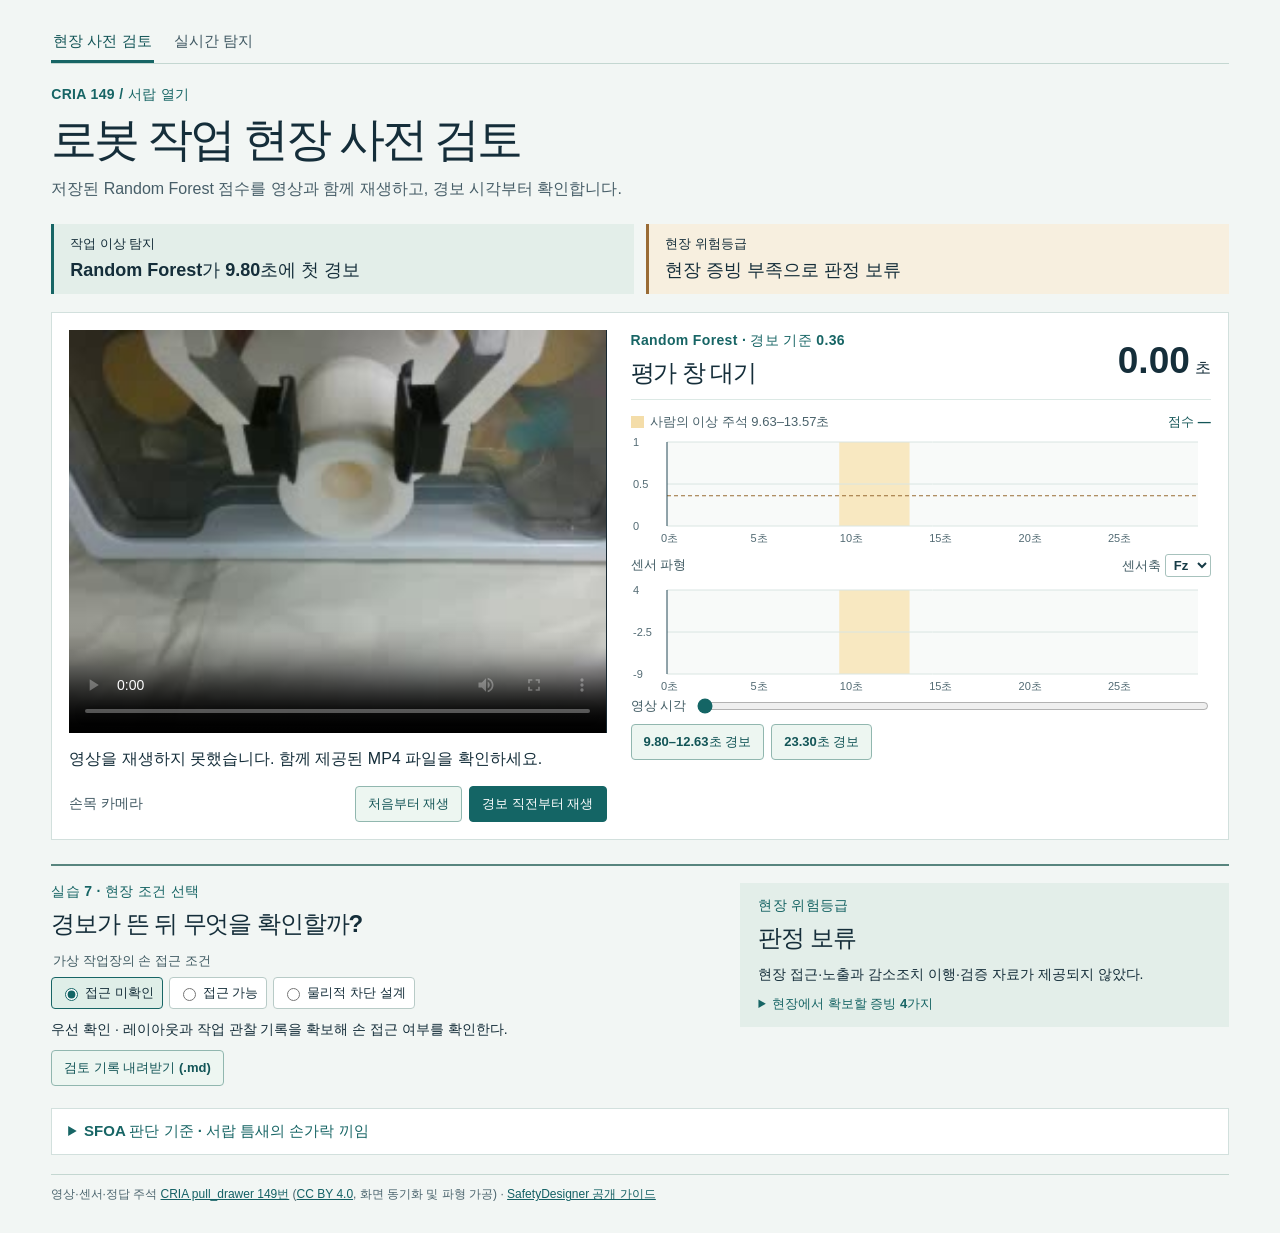
<file: index.html>
<!doctype html>
<html lang="ko">
<head>
  <meta charset="utf-8">
  <meta name="viewport" content="width=device-width, initial-scale=1">
  <meta name="description" content="CRIA 149번 작업 영상과 힘·토크를 대조하고 현장 사전 검토를 기록하는 데모.">
  <title>CRIA 149 · 로봇 작업 현장 사전 검토</title>
  <link rel="stylesheet" href="style.css">
  <script defer src="episode.js"></script>
  <script defer src="chart.js"></script>
  <script defer src="review.js"></script>
</head>
<body>
  <main>
    <nav class="page-tabs" aria-label="CRIA 분석 메뉴">
      <a href="index.html" aria-current="page">현장 사전 검토</a>
      <a href="live.html">실시간 탐지</a>
    </nav>
    <header>
      <p class="context">CRIA 149 / 서랍 열기</p>
      <h1>로봇 작업 현장 사전 검토</h1>
      <p class="lead">저장된 Random Forest 점수를 영상과 함께 재생하고, 경보 시각부터 확인합니다.</p>
    </header>

    <dl class="result-summary" aria-label="CRIA 149번 결과 요약">
      <div>
        <dt>작업 이상 탐지</dt>
        <dd>Random Forest가 9.80초에 첫 경보</dd>
      </div>
      <div>
        <dt>현장 위험등급</dt>
        <dd>현장 증빙 부족으로 판정 보류</dd>
      </div>
    </dl>

    <section class="evidence" aria-label="영상 및 센서 기록">
      <div class="camera">
        <video id="video" controls playsinline preload="auto" poster="poster.jpg" aria-label="CRIA 149번 손목 카메라">
          <source src="episode-149.mp4" type="video/mp4">
        </video>
        <p id="media-error" role="alert" hidden>영상을 재생하지 못했습니다. 함께 제공된 MP4 파일을 확인하세요.</p>
        <div class="camera-caption">
          <span>손목 카메라</span>
          <div class="playback">
            <button type="button" id="play">처음부터 재생</button>
            <button type="button" id="alert-play">경보 직전부터 재생</button>
          </div>
        </div>
      </div>
      <div class="signals">
        <div class="readout">
          <div>
            <p class="context">Random Forest · 경보 기준 0.36</p>
            <h2 id="status" aria-live="polite">데이터 대기</h2>
          </div>
          <div class="time"><strong id="clock">0.00</strong><span>초</span></div>
        </div>
        <div class="legend"><span class="swatch"></span> 사람의 이상 주석 9.63–13.57초 <span id="value"></span></div>
        <canvas id="score" role="img" aria-label="저장 점수와 경보 기준, 사람의 이상 주석 그래프"></canvas>
        <div class="chart-head">
          <span>센서 파형</span>
          <label>센서축 <select id="axis" aria-label="센서축"></select></label>
        </div>
        <canvas id="wave" role="img" aria-label="영상과 같은 시각의 센서 파형"></canvas>
        <label class="scrub">영상 시각 <input type="range" id="timeline" min="0" max="29.7" value="0" step="0.01"></label>
        <div id="alerts" class="bookmarks" aria-label="경보 시각 바로가기"></div>
      </div>
    </section>

    <section class="review" aria-labelledby="review-title">
      <div>
        <p class="context">실습 7 · 현장 조건 선택</p>
        <h2 id="review-title">경보가 뜬 뒤 무엇을 확인할까?</h2>
        <fieldset>
          <legend>가상 작업장의 손 접근 조건</legend>
          <label><input type="radio" name="condition" value="unknown" checked> 접근 미확인</label>
          <label><input type="radio" name="condition" value="reachable"> 접근 가능</label>
          <label><input type="radio" name="condition" value="separation_planned"> 물리적 차단 설계</label>
        </fieldset>
        <p class="first-check" id="first-check" aria-live="polite"></p>
        <button type="button" id="download">검토 기록 내려받기 (.md)</button>
      </div>
      <div class="risk">
        <p class="context">현장 위험등급</p>
        <h2 id="risk-grade">판정 보류</h2>
        <p id="risk-reason"></p>
        <details>
          <summary>현장에서 확보할 증빙 4가지</summary>
          <dl id="evidence-list"></dl>
        </details>
      </div>
    </section>

    <details class="sfoa-criteria" id="sfoa">
      <summary>SFOA 판단 기준 · 서랍 틈새의 손가락 끼임</summary>
      <p>CRIA 149번의 9.80초 경보를 출발점으로, 아래 네 항목을 확인합니다.</p>
      <dl>
        <dt>S · 상해 심각도</dt>
        <dd>끼임 위치와 센서 변화를 참고합니다. 손가락에 실제로 가해질 힘과 예상 부상은 현장에서 확인합니다.</dd>
        <dt>F · 노출 빈도와 시간</dt>
        <dd>걸림 해소와 정비 중 작업자가 틈새에 접근하는 횟수와 시간을 작업 기록에서 확인합니다.</dd>
        <dt>O · 위험 사건 발생 가능성</dt>
        <dd>손이 들어간 상태에서 서랍이 움직이거나 로봇이 다시 움직일 수 있는지 확인합니다.</dd>
        <dt>A · 상해 회피·감소 가능성</dt>
        <dd>손을 빼낼 공간과 시간을 확인합니다. 접근 시 정지를 채택했다면 정지 시간과 거리를 측정합니다.</dd>
      </dl>
      <p><strong>RI 등급 경계</strong> · 1–2 저위험 · 3–4 중위험 · 5–6 고위험</p>
      <p><strong>149번 최종 RI</strong> · 판정 보류. 작업자 노출과 방호조치 검증 자료가 필요합니다.</p>
      <p><a href="https://doc.safetics.io/docs/ra-est-eval/">출처 · 세이프틱스 SafetyDesigner 공개 가이드 4단계</a></p>
    </details>

    <footer>
      영상·센서·정답 주석 <a href="https://huggingface.co/datasets/Joringell/CRIA/tree/main/articulated/pull_drawer">CRIA pull_drawer 149번</a>
      (<a href="https://creativecommons.org/licenses/by/4.0/">CC BY 4.0</a>, 화면 동기화 및 파형 가공)
      · <a href="https://doc.safetics.io/docs/ra-est-eval/">SafetyDesigner 공개 가이드</a>
    </footer>
  </main>
</body>
</html>
</file>
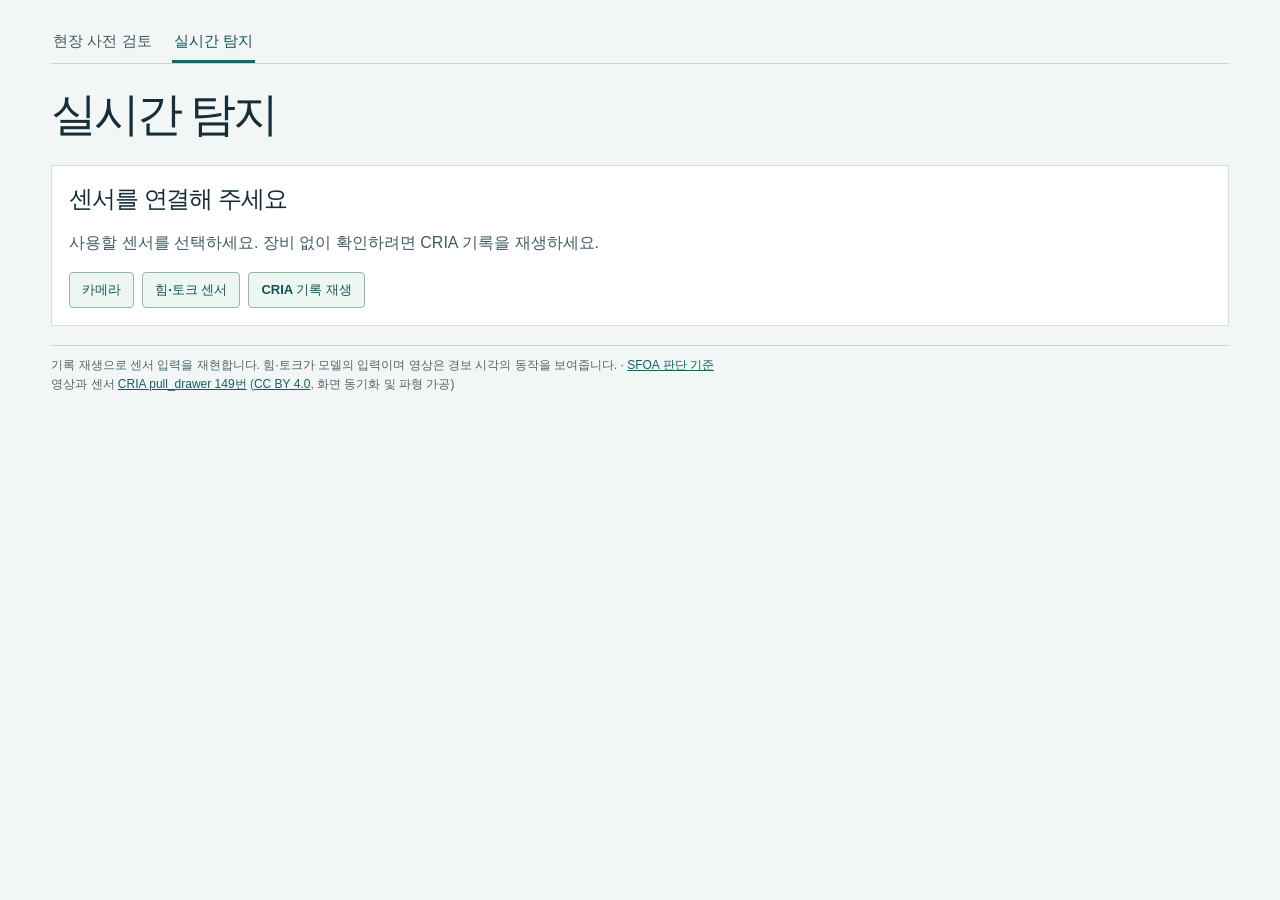
<file: live.html>
<!doctype html>
<html lang="ko">
<head>
  <meta charset="utf-8">
  <meta name="viewport" content="width=device-width, initial-scale=1">
  <meta name="description" content="CRIA 영상의 재생 시각에 맞춰 힘·토크 샘플에서 이상 점수를 계산하는 데모.">
  <title>CRIA 149 · 실시간 탐지</title>
  <link rel="stylesheet" href="style.css">
  <script defer src="live-model.js"></script>
  <script defer src="live-sensor.js"></script>
  <script defer src="chart.js"></script>
  <script defer src="live-inference.js"></script>
  <script defer src="live.js"></script>
  <script defer src="input-source.js"></script>
</head>
<body>
  <main>
    <nav class="page-tabs" aria-label="CRIA 분석 메뉴">
      <a href="index.html">현장 사전 검토</a>
      <a href="live.html" aria-current="page">실시간 탐지</a>
    </nav>
    <header>
      <h1>실시간 탐지</h1>
    </header>
    <section class="input-source" aria-labelledby="source-title">
      <h2 id="source-title">센서를 연결해 주세요</h2>
      <p>사용할 센서를 선택하세요. 장비 없이 확인하려면 CRIA 기록을 재생하세요.</p>
      <div class="source-options" role="group" aria-label="입력 선택">
        <button type="button" data-source="camera" aria-pressed="false" aria-controls="camera-input">카메라</button>
        <button type="button" data-source="force" aria-pressed="false" aria-controls="force-input">힘·토크 센서</button>
        <button type="button" data-source="replay" aria-pressed="false" aria-controls="replay-input">CRIA 기록 재생</button>
      </div>
    </section>
    <section class="input-panel" id="camera-input" aria-labelledby="camera-input-title" hidden>
      <h2 id="camera-input-title">카메라 연결</h2>
      <p>브라우저에서 권한을 허용하면 카메라 영상을 미리 볼 수 있습니다.</p>
      <div class="playback">
        <button type="button" id="camera-connect">카메라 연결</button>
        <button type="button" id="camera-disconnect" hidden>연결 해제</button>
      </div>
      <p id="camera-message" role="status"></p>
      <video class="camera-preview" id="camera-preview" muted playsinline autoplay aria-label="연결한 카메라 미리보기" hidden></video>
    </section>
    <section class="input-panel" id="force-input" aria-labelledby="force-input-title" hidden>
      <h2 id="force-input-title">힘·토크 센서 연결</h2>
      <p><strong>기기 연결 설정 필요</strong> · 로봇이나 센서의 데이터 출력 방식에 맞춰 연결해야 합니다.</p>
      <dl class="force-fields">
        <dt>힘 (N)</dt><dd>Fx, Fy, Fz</dd>
        <dt>토크 (N·m)</dt><dd>Tx, Ty, Tz</dd>
        <dt>시간</dt><dd>센서 샘플 시각 · 카메라와 함께 쓸 때 영상과 맞추는 데 사용</dd>
      </dl>
      <p>장비 없이 모델 동작을 확인하려면 <strong>CRIA 기록 재생</strong>을 선택하세요.</p>
    </section>
    <div id="replay-input" hidden>
    <p class="lead replay-intro">CRIA 149번의 영상과 기록된 힘·토크를 같은 시각에 재생합니다. 최근 약 1초의 센서값으로 이상 점수를 새로 계산합니다.</p>
    <section class="evidence" aria-label="영상 및 실시간 센서 분석">
      <div class="camera">
        <video id="video" controls playsinline preload="auto" poster="poster.jpg" aria-label="CRIA 149번 손목 카메라">
          <source src="episode-149.mp4" type="video/mp4">
        </video>
        <p id="media-error" role="alert" hidden>영상을 재생하지 못했습니다. 함께 제공된 MP4 파일을 확인하세요.</p>
        <div class="camera-caption">
          <span>손목 카메라</span>
          <div class="playback">
            <button type="button" id="live-reset">처음으로</button>
            <button type="button" id="live-play">분석 시작</button>
          </div>
        </div>
      </div>
      <div class="signals">
        <div class="readout">
          <div>
            <p class="context">Random Forest · 경보 기준 <span id="threshold">—</span></p>
            <h2 id="status" aria-live="polite">센서 데이터 대기</h2>
          </div>
          <div class="time"><strong id="clock">0.00</strong><span>초</span></div>
        </div>
        <div class="legend">이번 재생에서 계산한 점수 <span id="value">—</span></div>
        <canvas id="score" role="img" aria-label="실시간 이상 점수와 경보 기준 그래프"></canvas>
        <div class="chart-head">
          <span>센서 파형</span>
          <label>센서축 <select id="axis" aria-label="센서축"></select></label>
        </div>
        <canvas id="wave" role="img" aria-label="영상과 같은 시각까지 받은 센서 파형"></canvas>
        <div class="analysis-summary">
          <span>수신 프레임 <strong id="frame-count">0</strong></span>
          <span>점수를 계산한 구간 <strong id="score-count">0</strong></span>
        </div>
      </div>
    </section>
    <section class="live-review" aria-labelledby="alerts-title">
      <h2 id="alerts-title">이번 재생에서 뜬 경보</h2>
      <p id="no-alerts">경보가 뜨면 해당 시각이 여기에 표시됩니다.</p>
      <ol id="live-alerts" class="alerts-list"></ol>
    </section>
    </div>
    <footer>
      기록 재생으로 센서 입력을 재현합니다. 힘·토크가 모델의 입력이며 영상은 경보 시각의 동작을 보여줍니다.
      · <a href="index.html#sfoa">SFOA 판단 기준</a>
      <br>영상과 센서 <a href="https://huggingface.co/datasets/Joringell/CRIA/tree/main/articulated/pull_drawer">CRIA pull_drawer 149번</a>
      (<a href="https://creativecommons.org/licenses/by/4.0/">CC BY 4.0</a>, 화면 동기화 및 파형 가공)
    </footer>
  </main>
</body>
</html>
</file>
<file: style.css>
:root {
  color: #152e3a;
  background: #f2f6f4;
  font-family: "Malgun Gothic", "Apple SD Gothic Neo", sans-serif;
  font-synthesis: none;
}
* { box-sizing: border-box; }
[hidden] { display: none !important; }
body { margin: 0; }
main { max-width: 1312px; margin: 0 auto; padding: 32px clamp(16px, 4vw, 58px) 28px; }
header { margin-bottom: 23px; }
.context { color: #176565; font-weight: 700; letter-spacing: .025em; font-size: 14px; margin: 0 0 7px; }
h1 { margin: 0; font-size: clamp(29px, 4vw, 46px); letter-spacing: -.065em; line-height: 1.22; }
.lead { color: #475e68; margin: 10px 0 0; line-height: 1.5; }
.input-source, .input-panel { background: #fff; border: 1px solid #d2e0dd; padding: 17px; }
.input-source p, .input-panel p { color: #405b63; line-height: 1.55; }
.input-panel, .replay-intro { margin-top: 17px; }
.replay-intro { margin-bottom: 13px; }
.source-options { display: flex; gap: 8px; flex-wrap: wrap; }
.source-options button[aria-pressed="true"] { background: #146565; color: #fff; border-color: #146565; }
.camera-preview { width: min(100%, 680px); }
.force-fields { display: grid; grid-template-columns: max-content 1fr; gap: 7px 18px; }
.force-fields dt { margin: 0; }
.result-summary { display: grid; grid-template-columns: repeat(2, minmax(0, 1fr)); gap: 12px; margin: 0 0 18px; }
.result-summary > div { padding: 11px 16px; background: #e3eee9; border-left: 3px solid #176565; }
.result-summary > div + div { background: #f7efdf; border-left-color: #996b35; }
.result-summary dt { margin: 0 0 3px; font-size: 13px; }
.result-summary dd { font-size: 18px; font-weight: 700; }
.page-tabs { display: flex; gap: 18px; margin: 0 0 22px; border-bottom: 1px solid #c4d7d1; }
.page-tabs a { padding: 0 2px 9px; color: #415963; text-decoration: none; font-weight: 700; font-size: 15px; }
.page-tabs a[aria-current="page"], .page-tabs a:hover { color: #135557; border-bottom: 3px solid #176565; }
.analysis-summary { display: flex; gap: 8px 18px; flex-wrap: wrap; margin: 11px 0 0; font-size: 13px; color: #405b63; }
.alerts-list { list-style: none; display: flex; flex-wrap: wrap; gap: 8px; margin: 9px 0 0; padding: 0; }
.alerts-list button { background: #f7ebe6; color: #8a3326; border-color: #d3aa9d; }
.live-review { margin-top: 24px; border-top: 2px solid #58857e; padding: 16px 0 0; }
.live-review p { color: #405b63; }
#live-play { background: #146565; color: #fff; border-color: #146565; }
#live-play:hover { background: #0c4b4b; }
.evidence { display: grid; grid-template-columns: minmax(0, 1fr) minmax(0, 1.08fr); gap: 24px; background: #fff; border: 1px solid #d2e0dd; padding: 17px; }
.camera { min-width: 0; }
video { width: 100%; aspect-ratio: 4 / 3; object-fit: contain; display: block; background: #172832; }
.camera-caption { display: flex; align-items: center; justify-content: space-between; gap: 10px; flex-wrap: wrap; margin-top: 13px; }
.camera-caption > span { color: #415963; font-weight: 700; font-size: 14px; }
.playback, .bookmarks { display: flex; gap: 7px; flex-wrap: wrap; }
button, select { font: inherit; }
button { padding: 8px 12px; border: 1px solid #91b7af; background: #edf6f1; color: #135557; border-radius: 4px; cursor: pointer; font-size: 13px; font-weight: 700; }
button:hover, button:focus-visible { background: #dceddf; }
#alert-play { background: #146565; color: #fff; border-color: #146565; }
#alert-play:hover { background: #0c4b4b; }
.signals { min-width: 0; display: flex; flex-direction: column; }
.readout { display: flex; justify-content: space-between; align-items: center; min-height: 69px; border-bottom: 1px solid #dce9e5; padding: 2px 0 10px; gap: 10px; }
h2 { font-size: 24px; margin: 0; line-height: 1.32; letter-spacing: -.045em; }
#status.active { color: #9e3727; }
.time { white-space: nowrap; font-variant-numeric: tabular-nums; gap: 5px; display: flex; align-items: baseline;}
.time strong { font-size: 37px; line-height: 1; }
.legend { display: flex; align-items: center; flex-wrap: wrap; gap: 6px; font-size: 13px; color: #4a626b; margin-top: 13px; }
#value { margin-left: auto; color: #135557; font-weight: 700; }
.swatch { background: #f4dda9; width: 13px; height: 12px; }
canvas { display: block; width: 100%; height: 117px; }
.chart-head { display: flex; align-items: center; justify-content: space-between; margin: 6px 0 2px; font-size: 13px; color: #405b63; font-weight: 700; }
select { border: 1px solid #a7c2bd; padding: 2px 4px; background: white; color: #163b46; border-radius: 3px; }
.scrub { display: flex; align-items: center; gap: 9px; font-size: 13px; color: #405b63; white-space: nowrap; }
.scrub input { width: 100%; accent-color: #146565; }
.bookmarks { margin-top: 8px; }
.review { margin-top: 24px; display: grid; grid-template-columns: 1.35fr 1fr; gap: 30px; border-top: 2px solid #58857e; padding: 17px 0 0; }
fieldset { border: 0; padding: 0; margin: 12px 0 0; display: flex; flex-wrap: wrap; gap: 6px; }
legend { font-size: 13px; color: #405b63; margin-bottom: 7px; }
fieldset label { font-size: 13px; background: #fff; border: 1px solid #b8cbc7; border-radius: 4px; padding: 6px 8px; display: flex; align-items: center; gap: 4px; cursor: pointer; }
fieldset label:has(:checked) { border-color: #176565; background: #dfeee8; font-weight: 700; }
fieldset input { accent-color: #146565; }
.first-check, #risk-reason { font-size: 14px; margin: 10px 0; line-height: 1.55; }
.risk { background: #e3eee9; padding: 14px 18px; align-self: start; }
summary { cursor: pointer; font-size: 13px; font-weight: 700; color: #176565; }
dl { font-size: 13px; line-height: 1.45; }
dt { font-weight: 700; margin-top: 6px; }
dd { margin-left: 0; }
.sfoa-criteria { margin-top: 22px; padding: 13px 16px; background: #fff; border: 1px solid #d2e0dd; scroll-margin-top: 12px; }
.sfoa-criteria summary { font-size: 15px; }
.sfoa-criteria p, .sfoa-criteria dl { font-size: 14px; line-height: 1.55; }
.sfoa-criteria dl { display: grid; grid-template-columns: minmax(170px, auto) 1fr; gap: 8px 16px; padding: 10px 0; border-block: 1px solid #d2e0dd; }
.sfoa-criteria dt { margin-top: 0; }
footer { margin-top: 19px; padding-top: 10px; border-top: 1px solid #c4d7d1; font-size: 12px; color: #4c656e; line-height: 1.65; }
a { color: #136064; }
@media (max-width: 820px) {
  .evidence, .review { grid-template-columns: 1fr; gap: 17px; }
  .sfoa-criteria dl { grid-template-columns: 1fr; gap: 4px; }
  .sfoa-criteria dt:not(:first-child) { margin-top: 8px; }
  video { max-height: 440px; }
}
@media (max-width: 530px) {
  .result-summary { grid-template-columns: 1fr; gap: 8px; }
}
</file>
